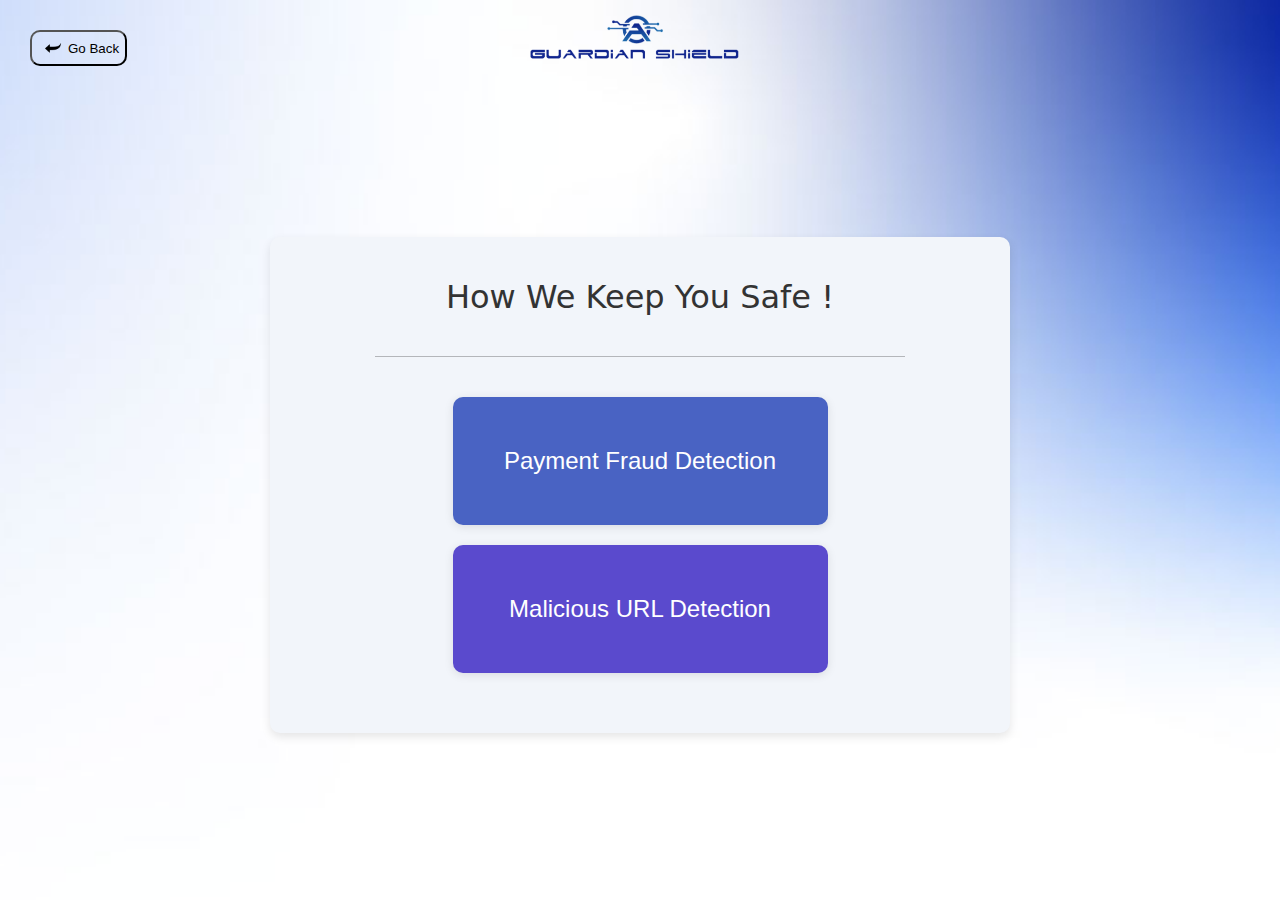
<file: templates/dashboard.html>
<!DOCTYPE html>
<html>
<head>
    <link href="https://fonts.googleapis.com/css2?family=Roboto:ital,wght@0,400;0,500;1,400&display=swap" rel="stylesheet">
    <style>
        body {
            font-family: "Open Sans", sans-serif;
            color: #444444;
            background-image: url('/static/images/bg3.jpg');
            background-size: cover;
            background-repeat: no-repeat;
            background-position: center;
            margin: 0;
            padding: 0;
            height: 100vh;
            display: flex;
            justify-content: center;
            align-items: center;
        }
        
        .logo {
            position: absolute;
            top: 10px;
            left: 30px;
        }
        
        .logo img {
            height: 60px;
            margin-left: 495px;
        }
        
        .dashboard-container {
    box-shadow: 0 4px 10px rgba(0, 0, 0, 0.1);
    border-radius: 10px;
    padding: 20px;
    text-align: center;
    background-color: #f2f5fa;
    margin-top: 70px;
    width: 700px;
}

.dashboard-title {
    font-size: 32px;
    font-weight: 500;
    margin-bottom: 40px;
    color: #333333;
    font-family: system-ui, -apple-system, BlinkMacSystemFont, 'Segoe UI', Roboto, Oxygen, Ubuntu, Cantarell, 'Open Sans', 'Helvetica Neue', sans-serif;
}

.dashboard {
    display: flex;
    justify-content: center;
    align-items: center;
    flex-wrap: wrap;
    max-width: 800px;
    margin-top: 40px;
    margin-bottom: 40px;
}

.dashboard-option {
    flex-basis: 45%;
    background-color: #ffffff;
    box-shadow: 0 2px 10px rgba(0, 0, 0, 0.1);
    border-radius: 10px;
    padding: 30px;
    text-align: center;
    cursor: pointer;
    transition: transform 0.3s ease-in-out;
}

.dashboard-option-1:hover {
    transform: scale(1.05);
    background-color: #364fa9;
}

.dashboard-option-2:hover {
    transform: scale(1.05);
    background-color: #453a98;
}

.dashboard-option-title {
    font-size: 24px;
    font-weight: 500;
    margin-bottom: 20px;
}

/* Customize styles for the two options */

.dashboard-option-1 {
    background-color: #4963c3;
    margin-bottom: 20px;
    color: white;
}

.dashboard-option-2 {
    background-color: #5a4acd;
    color: white;
}

.line {
    border: none;
    height: 1px;
    background-color: #00000041;
    width: 480px;
    margin: 0 auto;
    margin-bottom: 20px;
    padding-left: 50px;
}
.go-back-button {
    cursor: pointer;
    position: absolute;
    top: 30px; /* Adjust the top position as needed */
    left: 30px;
    background-color: transparent;
    display: flex;
    align-items: center;
    border-radius: 10px;
    z-index: 100;
}

.go-back-button img {
    height: 30px;
    width: 30px;
}
    </style>
</head>
<body>
    <button class="go-back-button" onclick="location.href='/'">
        <img src="/static/images/back.png" alt="Go Back">
        Go Back
    </button>
    <div class="logo">
        <img src="/static/images/testpic-removebg-preview.png" alt="Logo">
    </div>

    <div class="dashboard-container">
        <h1 class="dashboard-title">How We Keep You Safe !</h1>
        <hr class="line">
        <div class="dashboard">
            <div class="dashboard-option dashboard-option-1">
                <h2 class="dashboard-option-title" onclick="location.href='/results'">Payment Fraud Detection</h2>
                <!-- Place your content for Data & Regression Overview here -->
            </div>

            <div class="dashboard-option dashboard-option-2">
                <h2 class="dashboard-option-title" onclick="location.href='/results2'">Malicious URL Detection</h2>
                <!-- Place your content for Model Visualizations & Metrics here -->
            </div>
        </div>
    </div>
</body>
</html>
</file>
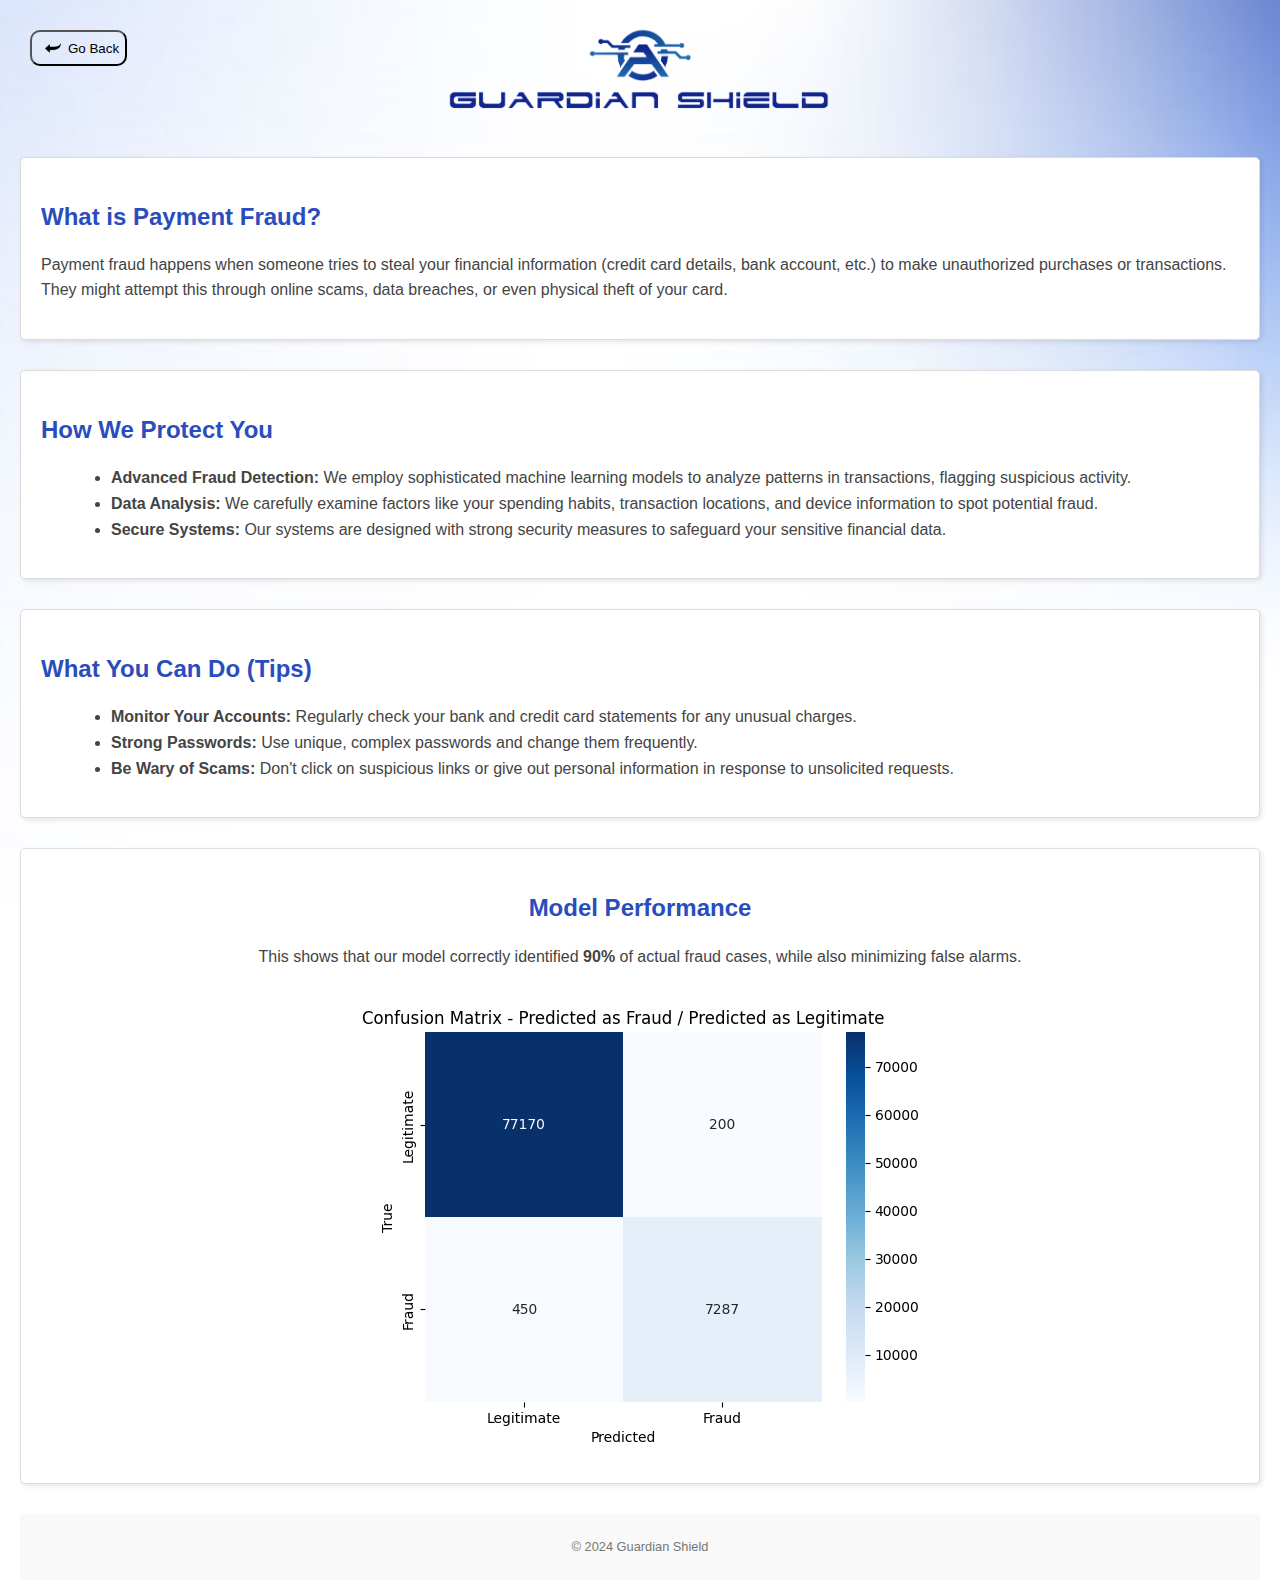
<file: templates/results.html>
<!DOCTYPE html>
<html>
<head>
    <title>Understanding Payment Fraud</title>
    <meta charset="UTF-8">
    <meta name="viewport" content="width=device-width, initial-scale=1.0">
    <style>
       body {
    font-family: 'Helvetica Neue', Helvetica, Arial, sans-serif;
    margin: 0;
    padding: 20px;
    line-height: 1.6;
    color: #444;
    background-image: url('/static/images/bg33.jpg');
    background-size: cover;
    background-position: center;
    height: 100vh;
    background-attachment: fixed;
}

.go-back-button {
            cursor: pointer;
            position: absolute;
            top: 30px;
            left: 30px;
            background-color: transparent;
            display: flex;
            align-items: center;
            border-radius: 10px;
            z-index: 100;
        }

        .go-back-button img {
            height: 30px;
            width: 30px;
        }
.logo {
    text-align: center;
    margin-bottom: 20px;
}

.logo img {
    max-width: 100%; /* Ensure the logo is responsive */
    height: auto;
}

main section {
    margin-bottom: 30px;
    padding: 20px;
    border: 1px solid #ddd;
    border-radius: 5px;
    box-shadow: 2px 2px 5px rgba(0, 0, 0, 0.1);
    background-color: #fff; /* Add a white background to sections */
}

h2 {
    color: #2a4dbe; /* Darker green */
    margin-bottom: 15px; /* Increase spacing below headings */
}

ul {
    list-style-type: disc;
    margin-left: 30px;
}

footer {
    text-align: center;
    margin-top: 20px;
    font-size: 0.8em;
    color: #777;
    background-color: #f9f9f9; /* Light gray background for footer */
    padding: 10px; /* Add padding to the footer */
}

#confusion-matrix {
    text-align: center; /* Center-align the content in this section */
}

#confusion-matrix img {
    max-width: 100%;
    height: auto;
    margin-top: 15px; /* Add spacing between text and image */
}

    </style>
</head>
<body>
    
    <button class="go-back-button" onclick="location.href='/dashboard'">
        <img src="/static/images/back.png" alt="Go Back">
        Go Back
    </button>
    <div class="logo">
        <img src="/static/images/testpic-removebg-preview.png" alt="Logo">
    </div>

    <main>
        <section id="what-is-fraud">
            <h2>What is Payment Fraud?</h2>
            <p>Payment fraud happens when someone tries to steal your financial information (credit card details, bank account, etc.) to make unauthorized purchases or transactions. They might attempt this through online scams, data breaches, or even physical theft of your card.</p>
        </section>

        <section id="how-we-protect">
            <h2>How We Protect You</h2>
            <ul>
                <li><strong>Advanced Fraud Detection:</strong> We employ sophisticated machine learning models to analyze patterns in transactions, flagging suspicious activity.</li>
                <li><strong>Data Analysis:</strong> We carefully examine factors like your spending habits, transaction locations, and device information to spot potential fraud.</li>
                <li><strong>Secure Systems:</strong> Our systems are designed with strong security measures to safeguard your sensitive financial data.</li>
            </ul>
        </section>

        <section id="protect-yourself">
            <h2>What You Can Do (Tips)</h2>
            <ul>
                <li><strong>Monitor Your Accounts:</strong> Regularly check your bank and credit card statements for any unusual charges.</li>
                <li><strong>Strong Passwords:</strong> Use unique, complex passwords and change them frequently.</li>
                <li><strong>Be Wary of Scams:</strong> Don't click on suspicious links or give out personal information in response to unsolicited requests.</li>
            </ul>
        </section>
        <!-- Confusion Matrix Information -->
        <section id="confusion-matrix">
            <h2>Model Performance</h2>
            <p>This shows that our model correctly identified <span style="font-weight: bold;">90%</span> of actual fraud cases, while also minimizing false alarms.</p>
            <img src="/static/images/cm.png" alt="Confusion Matrix">
        </section>
    </main>

    <footer>
        <p>&copy; 2024 Guardian Shield</p>
    </footer>

</body>
</html>
</file>
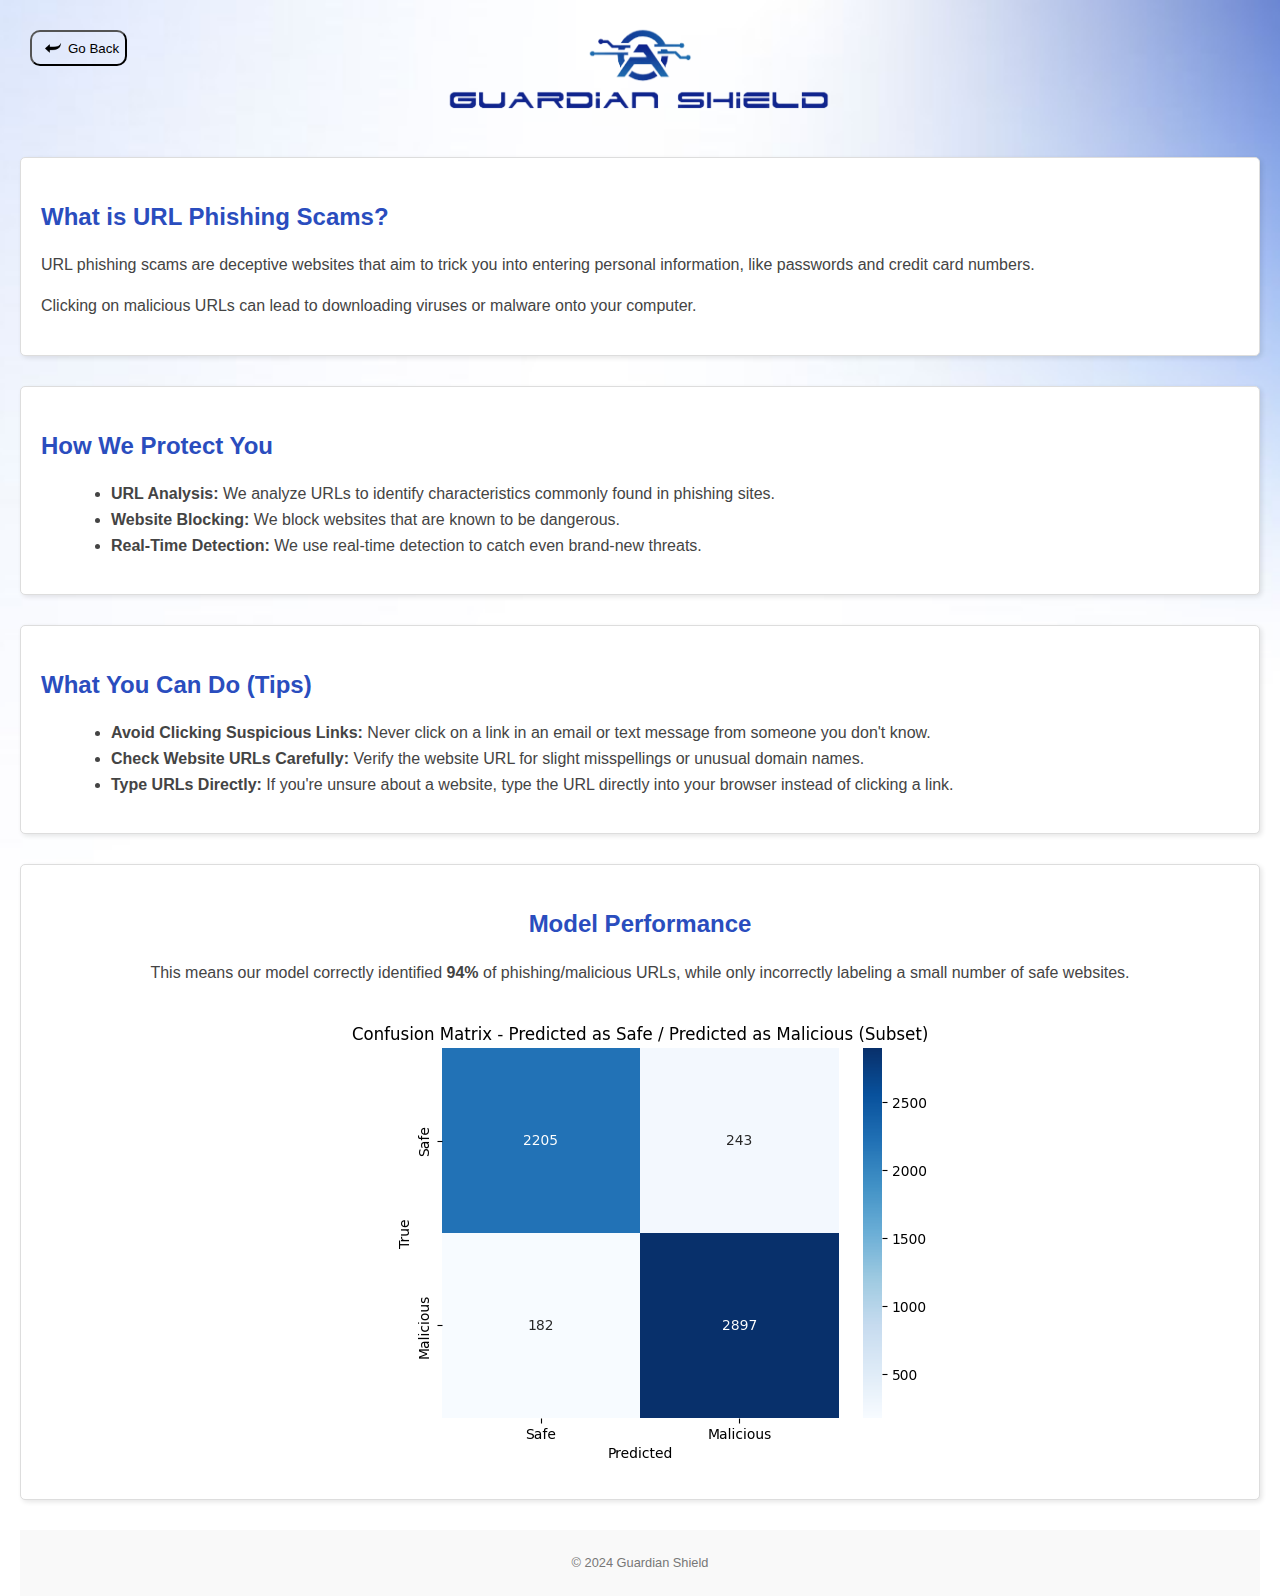
<file: templates/results2.html>
<!DOCTYPE html>
<html lang="en">
<head>
    <title>Understanding URL Phishing Scams</title>
    <meta charset="UTF-8">
    <meta name="viewport" content="width=device-width, initial-scale=1.0">
    <style>
       body {
    font-family: 'Helvetica Neue', Helvetica, Arial, sans-serif;
    margin: 0;
    padding: 20px;
    line-height: 1.6;
    color: #444;
    background-image: url('/static/images/bg33.jpg');
    background-size: cover;
    background-position: center;
    height: 100vh;
    background-attachment: fixed;
}

.go-back-button {
            cursor: pointer;
            position: absolute;
            top: 30px;
            left: 30px;
            background-color: transparent;
            display: flex;
            align-items: center;
            border-radius: 10px;
            z-index: 100;
        }

        .go-back-button img {
            height: 30px;
            width: 30px;
        }
.logo {
    text-align: center;
    margin-bottom: 20px;
}

.logo img {
    max-width: 100%; /* Ensure the logo is responsive */
    height: auto;
}

main section {
    margin-bottom: 30px;
    padding: 20px;
    border: 1px solid #ddd;
    border-radius: 5px;
    box-shadow: 2px 2px 5px rgba(0, 0, 0, 0.1);
    background-color: #fff; /* Add a white background to sections */
}

h2 {
    color: #2a4dbe; /* Darker green */
    margin-bottom: 15px; /* Increase spacing below headings */
}

ul {
    list-style-type: disc;
    margin-left: 30px;
}

footer {
    text-align: center;
    margin-top: 20px;
    font-size: 0.8em;
    color: #777;
    background-color: #f9f9f9; /* Light gray background for footer */
    padding: 10px; /* Add padding to the footer */
}

#confusion-matrix {
    text-align: center; /* Center-align the content in this section */
}

#confusion-matrix img {
    max-width: 100%;
    height: auto;
    margin-top: 15px; /* Add spacing between text and image */
}

    </style>
</head>
<body>
    
    <button class="go-back-button" onclick="location.href='/dashboard'">
        <img src="/static/images/back.png" alt="Go Back">
        Go Back
    </button>
    <div class="logo">
        <img src="/static/images/testpic-removebg-preview.png" alt="Logo">
    </div>

    <main>
        <section id="what-is-fraud">
            <h2>What is URL Phishing Scams?</h2>
            <p>URL phishing scams are deceptive websites that aim to trick you into entering personal information, like passwords and credit card numbers.</p>
            <p>Clicking on malicious URLs can lead to downloading viruses or malware onto your computer.</p>
        </section>

        <section id="how-we-protect">
            <h2>How We Protect You</h2>
            <ul>
                <li><strong>URL Analysis:</strong> We analyze URLs to identify characteristics commonly found in phishing sites.</li>
                <li><strong>Website Blocking:</strong> We block websites that are known to be dangerous.</li>
                <li><strong>Real-Time Detection:</strong> We use real-time detection to catch even brand-new threats.</li>
            </ul>
        </section>

        <section id="protect-yourself">
            <h2>What You Can Do (Tips)</h2>
            <ul>
                <li><strong>Avoid Clicking Suspicious Links:</strong> Never click on a link in an email or text message from someone you don't know.</li>
                <li><strong>Check Website URLs Carefully:</strong> Verify the website URL for slight misspellings or unusual domain names.</li>
                <li><strong>Type URLs Directly:</strong> If you're unsure about a website, type the URL directly into your browser instead of clicking a link.</li>
            </ul>
        </section>
        <!-- Confusion Matrix Information -->
        <section id="confusion-matrix">
            <h2>Model Performance</h2>
            <p>This means our model correctly identified <span style="font-weight: bold;">94%</span> of phishing/malicious URLs, while only incorrectly labeling a small number of safe websites.</p>
            <img src="/static/images/cm2.png" alt="Confusion Matrix">
        </section>
    </main>

    <footer>
        <p>&copy; 2024 Guardian Shield</p>
    </footer>

</body>
</html>
</file>
